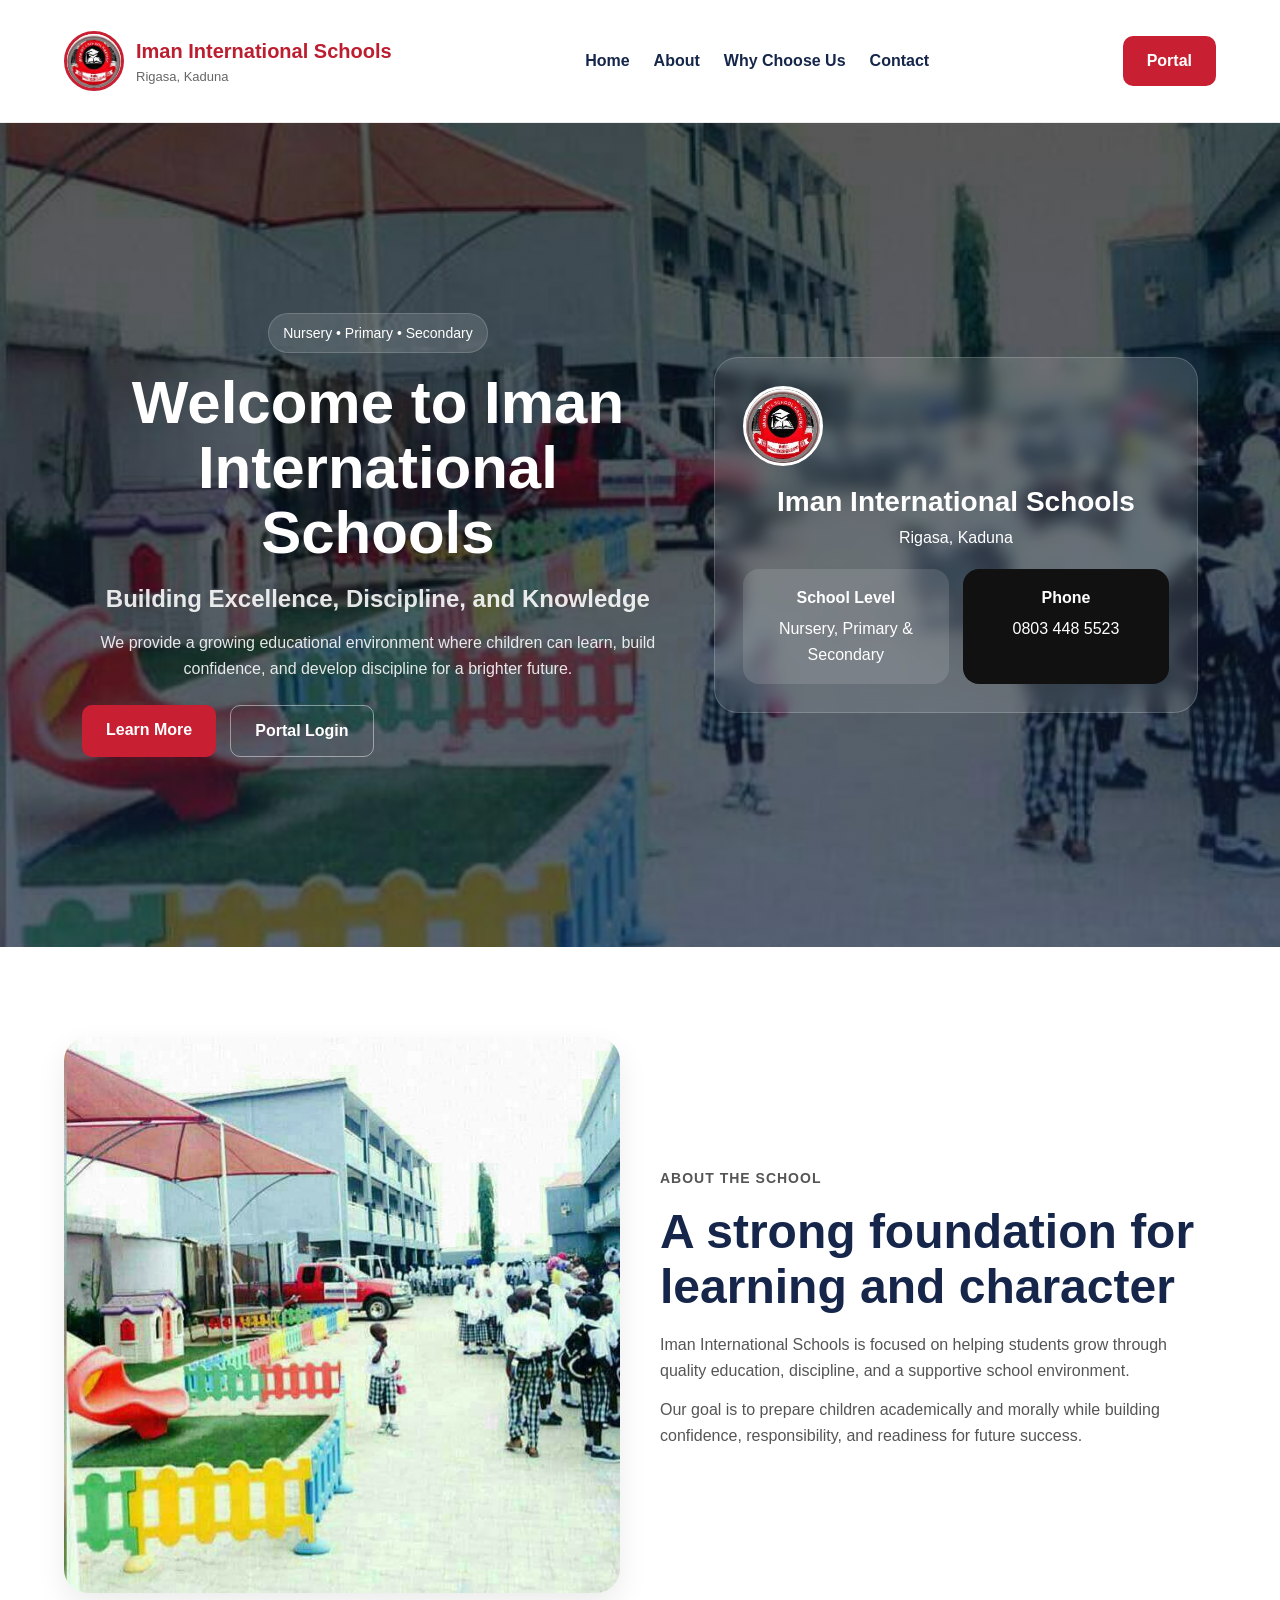
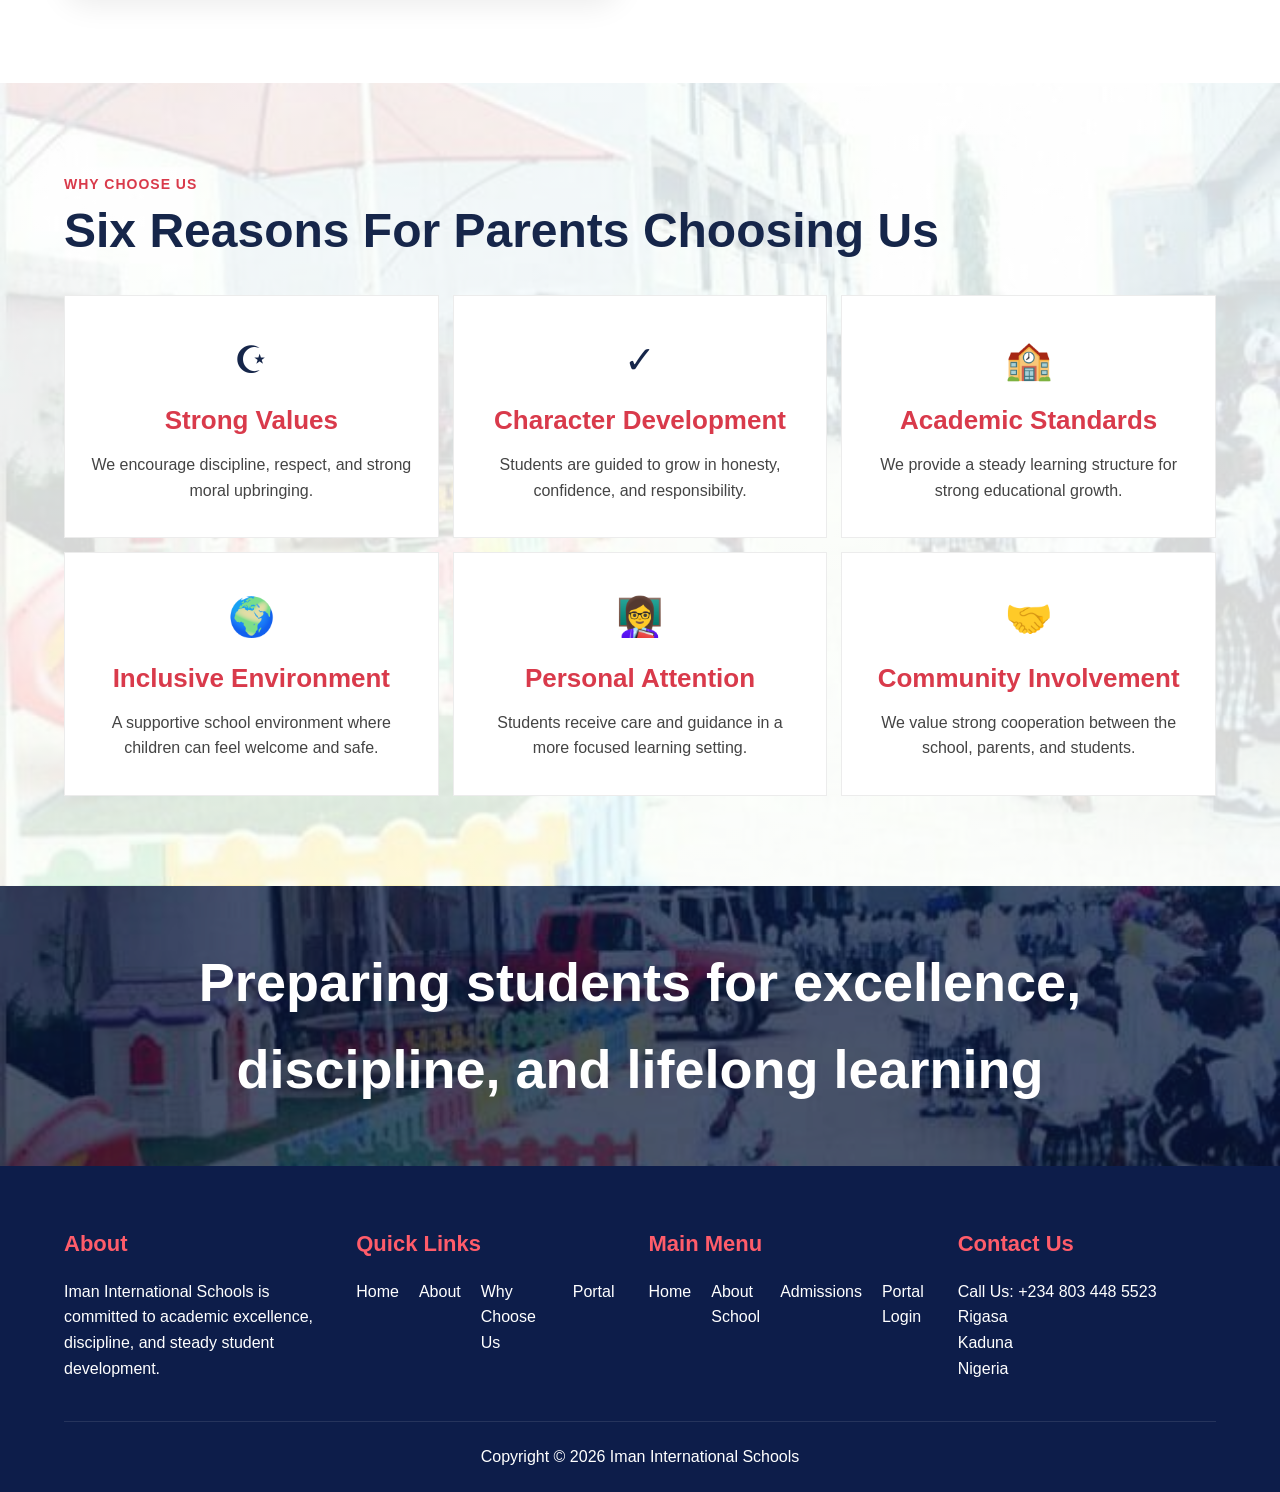
<file: index.html>
<!DOCTYPE html>
<html lang="en">
<head>
  <meta charset="UTF-8" />
  <meta name="viewport" content="width=device-width, initial-scale=1.0" />
  <title>Iman International Schools</title>
  <link rel="stylesheet" href="style.css" />
</head>
<body>
  <header class="header">
    <div class="container nav">
      <a href="index.html" class="brand">
        <img src="logo.jpg" alt="Iman International Schools logo" class="logo" />
        <div>
          <h2>Iman International Schools</h2>
          <p>Rigasa, Kaduna</p>
        </div>
      </a>

      <ul class="nav-links">
        <li><a href="#home">Home</a></li>
        <li><a href="#about">About</a></li>
        <li><a href="#reasons">Why Choose Us</a></li>
        <li><a href="#footer">Contact</a></li>
      </ul>

      <a href="portal.html" class="btn">Portal</a>
    </div>
  </header>

  <section class="hero" id="home">
    <div class="hero-overlay"></div>
    <div class="container hero-content">
      <div class="hero-text">
        <span class="mini-tag">Nursery • Primary • Secondary</span>
        <h1>Welcome to Iman International Schools</h1>
        <p class="hero-lead">Building Excellence, Discipline, and Knowledge</p>
        <p>
          We provide a growing educational environment where children can learn,
          build confidence, and develop discipline for a brighter future.
        </p>
        <div class="hero-buttons">
          <a href="#about" class="btn">Learn More</a>
          <a href="portal.html" class="btn btn-outline">Portal Login</a>
        </div>
      </div>

      <div class="hero-card">
        <img src="logo.jpg" alt="School logo" class="hero-card-logo" />
        <h3>Iman International Schools</h3>
        <p>Rigasa, Kaduna</p>

        <div class="hero-info-grid">
          <div class="info-box">
            <strong>School Level</strong>
            <span>Nursery, Primary & Secondary</span>
          </div>
          <div class="info-box dark-box">
            <strong>Phone</strong>
            <span>0803 448 5523</span>
          </div>
        </div>
      </div>
    </div>
  </section>

  <section class="section about-section" id="about">
    <div class="container two-col">
      <div class="image-box">
        <img src="background.jpg" alt="School environment" />
      </div>
      <div class="text-box">
        <p class="section-tag">About the School</p>
        <h2>A strong foundation for learning and character</h2>
        <p>
          Iman International Schools is focused on helping students grow through
          quality education, discipline, and a supportive school environment.
        </p>
        <p>
          Our goal is to prepare children academically and morally while building
          confidence, responsibility, and readiness for future success.
        </p>
      </div>
    </div>
  </section>

  <section class="section reasons-section" id="reasons">
    <div class="container">
      <p class="section-tag">Why Choose Us</p>
      <h2>Six Reasons For Parents Choosing Us</h2>

      <div class="reasons-grid">
        <div class="reason-card">
          <div class="icon">☪</div>
          <h3>Strong Values</h3>
          <p>We encourage discipline, respect, and strong moral upbringing.</p>
        </div>

        <div class="reason-card">
          <div class="icon">✓</div>
          <h3>Character Development</h3>
          <p>Students are guided to grow in honesty, confidence, and responsibility.</p>
        </div>

        <div class="reason-card">
          <div class="icon">🏫</div>
          <h3>Academic Standards</h3>
          <p>We provide a steady learning structure for strong educational growth.</p>
        </div>

        <div class="reason-card">
          <div class="icon">🌍</div>
          <h3>Inclusive Environment</h3>
          <p>A supportive school environment where children can feel welcome and safe.</p>
        </div>

        <div class="reason-card">
          <div class="icon">👩‍🏫</div>
          <h3>Personal Attention</h3>
          <p>Students receive care and guidance in a more focused learning setting.</p>
        </div>

        <div class="reason-card">
          <div class="icon">🤝</div>
          <h3>Community Involvement</h3>
          <p>We value strong cooperation between the school, parents, and students.</p>
        </div>
      </div>
    </div>
  </section>

  <section class="quote-banner">
    <div class="quote-overlay"></div>
    <div class="container quote-content">
      <h2>Preparing students for excellence, discipline, and lifelong learning</h2>
    </div>
  </section>

  <footer class="footer" id="footer">
    <div class="container footer-grid">
      <div>
        <h3>About</h3>
        <p>
          Iman International Schools is committed to academic excellence,
          discipline, and steady student development.
        </p>
      </div>

      <div>
        <h3>Quick Links</h3>
        <ul class="footer-links">
          <li><a href="#home">Home</a></li>
          <li><a href="#about">About</a></li>
          <li><a href="#reasons">Why Choose Us</a></li>
          <li><a href="portal.html">Portal</a></li>
        </ul>
      </div>

      <div>
        <h3>Main Menu</h3>
        <ul class="footer-links">
          <li><a href="#home">Home</a></li>
          <li><a href="#about">About School</a></li>
          <li><a href="#reasons">Admissions</a></li>
          <li><a href="portal.html">Portal Login</a></li>
        </ul>
      </div>

      <div>
        <h3>Contact Us</h3>
        <p>Call Us: +234 803 448 5523</p>
        <p>Rigasa</p>
        <p>Kaduna</p>
        <p>Nigeria</p>
      </div>
    </div>

    <div class="container footer-bottom">
      <p>Copyright © 2026 Iman International Schools</p>
    </div>
  </footer>
</body>
</html>
</file>
<file: style.css>
body {
  margin: 0;
  font-family: Arial;
}

.container {
  width: 90%;
  margin: auto;
}

header {
  background: white;
  padding: 15px 0;
  border-bottom: 1px solid #ddd;
}

.nav {
  display: flex;
  justify-content: space-between;
  align-items: center;
}

.logo {
  display: flex;
  gap: 10px;
}

.logo img {
  width: 50px;
  border-radius: 50%;
}

ul {
  display: flex;
  gap: 20px;
  list-style: none;
}

.btn {
  background: red;
  color: white;
  padding: 10px 20px;
  text-decoration: none;
}

.hero {
  background: linear-gradient(rgba(0,0,0,0.6), rgba(0,0,0,0.6)),
              url('background.jpg') center/cover;
  color: white;
  text-align: center;
  padding: 100px 20px;
}

.portal {
  padding: 60px 20px;
  background: #f5f5f5;
}

.portal-box {
  max-width: 400px;
  margin: auto;
  background: white;
  padding: 30px;
  border-radius: 10px;
}

input, select {
  width: 100%;
  padding: 10px;
  margin: 10px 0;
}

*{
  margin:0;
  padding:0;
  box-sizing:border-box;
}

html{
  scroll-behavior:smooth;
}

body{
  font-family:Arial, Helvetica, sans-serif;
  background:#ffffff;
  color:#111;
  line-height:1.6;
}

a{
  text-decoration:none;
  color:inherit;
}

img{
  max-width:100%;
  display:block;
}

.container{
  width:90%;
  max-width:1200px;
  margin:auto;
}

.header{
  position:sticky;
  top:0;
  z-index:1000;
  background:rgba(255,255,255,0.97);
  border-bottom:1px solid #ececec;
  backdrop-filter:blur(8px);
}

.nav{
  display:flex;
  justify-content:space-between;
  align-items:center;
  gap:20px;
  padding:16px 0;
}

.brand{
  display:flex;
  align-items:center;
  gap:12px;
}

.logo{
  width:60px;
  height:60px;
  border-radius:50%;
  object-fit:cover;
  border:3px solid #c81f32;
}

.brand h2{
  font-size:20px;
  color:#bc1e30;
}

.brand p{
  font-size:13px;
  color:#666;
}

.nav-links{
  list-style:none;
  display:flex;
  gap:24px;
  align-items:center;
}

.nav-links a{
  font-weight:600;
  color:#16264a;
}

.nav-links a:hover{
  color:#c81f32;
}

.btn{
  display:inline-block;
  background:#c81f32;
  color:#fff;
  padding:12px 24px;
  border-radius:10px;
  border:none;
  cursor:pointer;
  font-weight:700;
}

.btn:hover{
  background:#aa1728;
}

.btn-outline{
  background:transparent;
  border:1px solid rgba(255,255,255,0.45);
}

.btn-outline:hover{
  background:rgba(255,255,255,0.12);
}

.hero{
  position:relative;
  min-height:88vh;
  display:flex;
  align-items:center;
  background:url('background.jpg') center/cover no-repeat;
}

.hero-overlay{
  position:absolute;
  inset:0;
  background:linear-gradient(rgba(0,0,0,0.65), rgba(16,26,60,0.68));
}

.hero-content{
  position:relative;
  display:grid;
  grid-template-columns:1.1fr 0.9fr;
  gap:40px;
  align-items:center;
  padding:90px 0;
}

.mini-tag{
  display:inline-block;
  padding:8px 14px;
  border-radius:999px;
  background:rgba(255,255,255,0.12);
  border:1px solid rgba(255,255,255,0.16);
  color:#fff;
  font-size:14px;
  margin-bottom:18px;
}

.hero-text h1{
  font-size:60px;
  line-height:1.08;
  color:#fff;
  margin-bottom:14px;
}

.hero-lead{
  color:#fff;
  font-size:24px;
  font-weight:700;
  margin-bottom:12px;
}

.hero-text p{
  color:rgba(255,255,255,0.88);
  max-width:680px;
}

.hero-buttons{
  display:flex;
  gap:14px;
  flex-wrap:wrap;
  margin-top:24px;
}

.hero-card{
  background:rgba(255,255,255,0.12);
  border:1px solid rgba(255,255,255,0.18);
  border-radius:24px;
  padding:28px;
  color:#fff;
  backdrop-filter:blur(8px);
}

.hero-card-logo{
  width:80px;
  height:80px;
  border-radius:50%;
  object-fit:cover;
  border:3px solid #fff;
  margin-bottom:14px;
}

.hero-card h3{
  font-size:28px;
}

.hero-info-grid{
  margin-top:18px;
  display:grid;
  grid-template-columns:1fr 1fr;
  gap:14px;
}

.info-box{
  background:rgba(255,255,255,0.12);
  border-radius:16px;
  padding:16px;
}

.info-box strong{
  display:block;
  margin-bottom:6px;
}

.dark-box{
  background:#111;
}

.section{
  padding:90px 0;
}

.section-tag{
  color:#d93a4b;
  font-size:14px;
  font-weight:700;
  text-transform:uppercase;
  letter-spacing:1px;
  margin-bottom:8px;
}

.section h2{
  font-size:48px;
  line-height:1.15;
  color:#16264a;
  margin-bottom:18px;
}

.about-section p{
  color:#555;
  margin-bottom:14px;
}

.two-col{
  display:grid;
  grid-template-columns:1fr 1fr;
  gap:40px;
  align-items:center;
}

.image-box{
  overflow:hidden;
  border-radius:24px;
  box-shadow:0 12px 30px rgba(0,0,0,0.08);
}

.image-box img{
  width:100%;
  min-height:380px;
  object-fit:cover;
}

.reasons-section{
  background:#f5f4f4;
  background-image:linear-gradient(rgba(255,255,255,0.84), rgba(255,255,255,0.84)), url('background.jpg');
  background-size:cover;
  background-position:center;
}

.reasons-grid{
  margin-top:36px;
  display:grid;
  grid-template-columns:repeat(3, 1fr);
  gap:14px;
}

.reason-card{
  background:#fff;
  padding:34px 24px;
  text-align:center;
  border:1px solid #ececec;
  min-height:220px;
}

.icon{
  font-size:38px;
  color:#16264a;
  margin-bottom:10px;
}

.reason-card h3{
  font-size:26px;
  color:#d93a4b;
  margin-bottom:10px;
}

.reason-card p{
  color:#444;
}

.quote-banner{
  position:relative;
  min-height:280px;
  display:flex;
  align-items:center;
  background:url('background.jpg') center/cover no-repeat;
}

.quote-overlay{
  position:absolute;
  inset:0;
  background:rgba(10,20,60,0.72);
}

.quote-content{
  position:relative;
  text-align:center;
}

.quote-content h2{
  color:#fff;
  font-size:54px;
  max-width:920px;
  margin:auto;
}

.footer{
  background:#0d1d4a;
  color:#fff;
}

.footer-grid{
  display:grid;
  grid-template-columns:repeat(4, 1fr);
  gap:34px;
  padding:60px 0 40px;
}

.footer h3{
  color:#ff5c6a;
  margin-bottom:18px;
  font-size:22px;
}

.footer p,
.footer-links li,
.footer-links a{
  color:#fff;
}

.footer-links{
  list-style:none;
}

.footer-links li{
  margin-bottom:10px;
}

.footer-bottom{
  border-top:1px solid rgba(255,255,255,0.1);
  padding:22px 0;
  text-align:center;
  color:#e5e5e5;
}

.portal-page{
  background:#f4f4f4;
}

.portal-layout{
  min-height:100vh;
  display:grid;
  grid-template-columns:1fr 1fr;
}

.portal-left{
  background:linear-gradient(rgba(14,78,201,0.9), rgba(14,78,201,0.9)), url('background.jpg') center/cover no-repeat;
  color:#fff;
  padding:60px;
  display:flex;
  flex-direction:column;
  justify-content:space-between;
}

.portal-brand{
  display:flex;
  align-items:center;
  gap:14px;
}

.portal-brand img{
  width:64px;
  height:64px;
  border-radius:50%;
  background:#fff;
  object-fit:cover;
}

.portal-left h1{
  font-size:50px;
  line-height:1.1;
  margin:36px 0 14px;
}

.portal-list{
  margin-left:20px;
}

.portal-right{
  display:flex;
  align-items:center;
  justify-content:center;
  padding:40px;
  background:#f7f7f7;
}

.portal-card{
  width:100%;
  max-width:500px;
  background:#fff;
  border-radius:24px;
  box-shadow:0 12px 35px rgba(0,0,0,0.08);
  padding:32px;
}

.portal-card-top{
  display:flex;
  align-items:center;
  gap:14px;
  margin-bottom:22px;
}

.portal-card-top img{
  width:64px;
  height:64px;
  border-radius:50%;
  object-fit:cover;
  border:3px solid #c81f32;
}

.portal-card h2{
  font-size:44px;
  margin-bottom:16px;
}

.form-group{
  margin-bottom:16px;
}

.form-group label{
  display:block;
  margin-bottom:8px;
  font-weight:700;
  color:#444;
}

.form-group input,
.form-group select{
  width:100%;
  padding:16px;
  border-radius:14px;
  border:1px solid #ddd;
  font-size:15px;
}

.portal-row{
  display:flex;
  justify-content:space-between;
  gap:16px;
  margin:18px 0 22px;
  flex-wrap:wrap;
  font-size:14px;
}

.portal-row a{
  color:#c81f32;
  font-weight:700;
}

.portal-btn{
  width:100%;
}

.back-link{
  margin-top:16px;
  text-align:center;
}

.back-link a{
  color:#16264a;
  font-weight:700;
}

@media (max-width: 1024px){
  .reasons-grid{
    grid-template-columns:1fr 1fr;
  }

  .footer-grid{
    grid-template-columns:1fr 1fr;
  }

  .hero-text h1{
    font-size:48px;
  }

  .quote-content h2{
    font-size:42px;
  }
}

@media (max-width: 768px){
  .nav{
    flex-direction:column;
    align-items:flex-start;
  }

  .nav-links{
    flex-wrap:wrap;
    gap:14px;
  }

  .hero-content,
  .two-col,
  .reasons-grid,
  .footer-grid,
  .portal-layout,
  .hero-info-grid{
    grid-template-columns:1fr;
  }

  .hero{
    min-height:auto;
  }

  .hero-text h1,
  .section h2,
  .quote-content h2,
  .portal-left h1,
  .portal-card h2{
    font-size:34px;
  }

  .portal-left,
  .portal-right{
    padding:28px;
  }
}

.google-btn{
  width: 100%;
  margin-top: 12px;
  padding: 16px;
  border-radius: 14px;
  border: 1px solid #ddd;
  background: #fff;
  color: #222;
  font-size: 15px;
  font-weight: 700;
  cursor: pointer;
}

.google-btn:hover{
  background: #f5f5f5;
}

.dashboard-body{
  background:#f5f7fb;
  color:#111;
  font-family:Arial, Helvetica, sans-serif;
}

.dashboard-layout{
  display:grid;
  grid-template-columns:280px 1fr;
  min-height:100vh;
}

.dashboard-sidebar{
  background:#0d1d4a;
  color:#fff;
  padding:24px 18px;
  display:flex;
  flex-direction:column;
  justify-content:space-between;
}

.dashboard-brand{
  display:flex;
  align-items:center;
  gap:12px;
}

.dashboard-brand img{
  width:58px;
  height:58px;
  border-radius:50%;
  object-fit:cover;
  background:#fff;
}

.dashboard-brand h2{
  font-size:20px;
  margin:0;
  color:#fff;
}

.dashboard-brand p{
  margin:0;
  color:#d8d8d8;
  font-size:14px;
}

.sidebar-menu{
  display:flex;
  flex-direction:column;
  gap:10px;
  margin-top:30px;
}

.sidebar-menu a{
  color:#fff;
  padding:12px 14px;
  border-radius:10px;
  transition:0.3s;
  font-weight:600;
}

.sidebar-menu a:hover,
.sidebar-menu a.active{
  background:rgba(255,255,255,0.12);
}

.logout-btn{
  display:block;
  text-align:center;
  background:#c81f32;
  color:#fff;
  padding:12px;
  border-radius:10px;
  font-weight:700;
}

.dashboard-main{
  padding:30px;
}

.dashboard-header{
  display:flex;
  justify-content:space-between;
  align-items:center;
  gap:20px;
  margin-bottom:24px;
  flex-wrap:wrap;
}

.dashboard-header h1{
  font-size:38px;
  color:#16264a;
  margin-bottom:6px;
}

.dashboard-header p{
  color:#555;
}

.status-pill{
  display:inline-block;
  background:#e9f8ee;
  color:#178344;
  padding:10px 14px;
  border-radius:999px;
  font-weight:700;
}

.summary-grid{
  display:grid;
  grid-template-columns:repeat(4, 1fr);
  gap:16px;
  margin-bottom:24px;
}

.summary-card{
  background:#fff;
  border-radius:18px;
  padding:20px;
  box-shadow:0 8px 24px rgba(0,0,0,0.06);
}

.summary-card h3{
  font-size:14px;
  color:#666;
  margin-bottom:8px;
}

.summary-card p{
  font-size:20px;
  font-weight:700;
  color:#16264a;
}

.dashboard-two-col{
  display:grid;
  grid-template-columns:1fr 1fr;
  gap:20px;
  margin-bottom:24px;
}

.dashboard-card{
  background:#fff;
  border-radius:20px;
  padding:22px;
  box-shadow:0 8px 24px rgba(0,0,0,0.06);
  margin-bottom:24px;
}

.card-head{
  margin-bottom:18px;
}

.card-head h2{
  font-size:26px;
  color:#16264a;
}

.profile-block{
  display:flex;
  gap:18px;
  align-items:flex-start;
  flex-wrap:wrap;
}

.profile-avatar,
.student-avatar{
  width:90px;
  height:90px;
  border-radius:18px;
  object-fit:cover;
}

.table-wrap{
  overflow-x:auto;
}

table{
  width:100%;
  border-collapse:collapse;
}

table th,
table td{
  text-align:left;
  padding:14px 12px;
  border-bottom:1px solid #eee;
}

table th{
  background:#f8f8f8;
  color:#16264a;
}

.tag{
  display:inline-block;
  padding:6px 10px;
  border-radius:999px;
  font-size:13px;
  font-weight:700;
}

.tag.warning{
  background:#fff4d8;
  color:#9a6b00;
}

.tag.danger{
  background:#ffe1e1;
  color:#b00020;
}

.mini-stat-grid{
  display:grid;
  grid-template-columns:repeat(3, 1fr);
  gap:16px;
}

.mini-stat{
  background:#f7f9fc;
  border-radius:16px;
  padding:18px;
  text-align:center;
}

.mini-stat h3{
  font-size:28px;
  color:#c81f32;
  margin-bottom:6px;
}

.mini-stat p{
  color:#555;
}

.activity-list{
  padding-left:18px;
  color:#444;
}

.activity-list li{
  margin-bottom:12px;
}

.announcement-box{
  background:#f8f9fc;
  border-left:4px solid #c81f32;
  padding:16px;
  border-radius:12px;
  margin-bottom:14px;
}

.announcement-box h3{
  color:#16264a;
  margin-bottom:6px;
}

@media (max-width: 1024px){
  .summary-grid{
    grid-template-columns:repeat(2, 1fr);
  }

  .dashboard-two-col{
    grid-template-columns:1fr;
  }
}

@media (max-width: 768px){
  .dashboard-layout{
    grid-template-columns:1fr;
  }

  .dashboard-sidebar{
    padding:20px;
  }

  .dashboard-main{
    padding:18px;
  }

  .summary-grid,
  .mini-stat-grid{
    grid-template-columns:1fr;
  }

  .dashboard-header h1{
    font-size:30px;
  }
}

/* =========================
   ADMIN DASHBOARD FORM
========================= */

.dashboard-form{
  display:flex;
  flex-direction:column;
  gap:18px;
}

.form-row{
  display:grid;
  grid-template-columns:1fr 1fr;
  gap:16px;
}

.dashboard-form .form-group{
  display:flex;
  flex-direction:column;
}

.dashboard-form label{
  font-weight:700;
  margin-bottom:8px;
  color:#16264a;
}

.dashboard-form input,
.dashboard-form select{
  width:100%;
  padding:14px 16px;
  border:1px solid #ddd;
  border-radius:12px;
  font-size:15px;
  background:#fff;
}

.tag.success{
  background:#e2f7e8;
  color:#1f7a3d;
}

@media (max-width: 768px){
  .form-row{
    grid-template-columns:1fr;
  }
}
</file>
